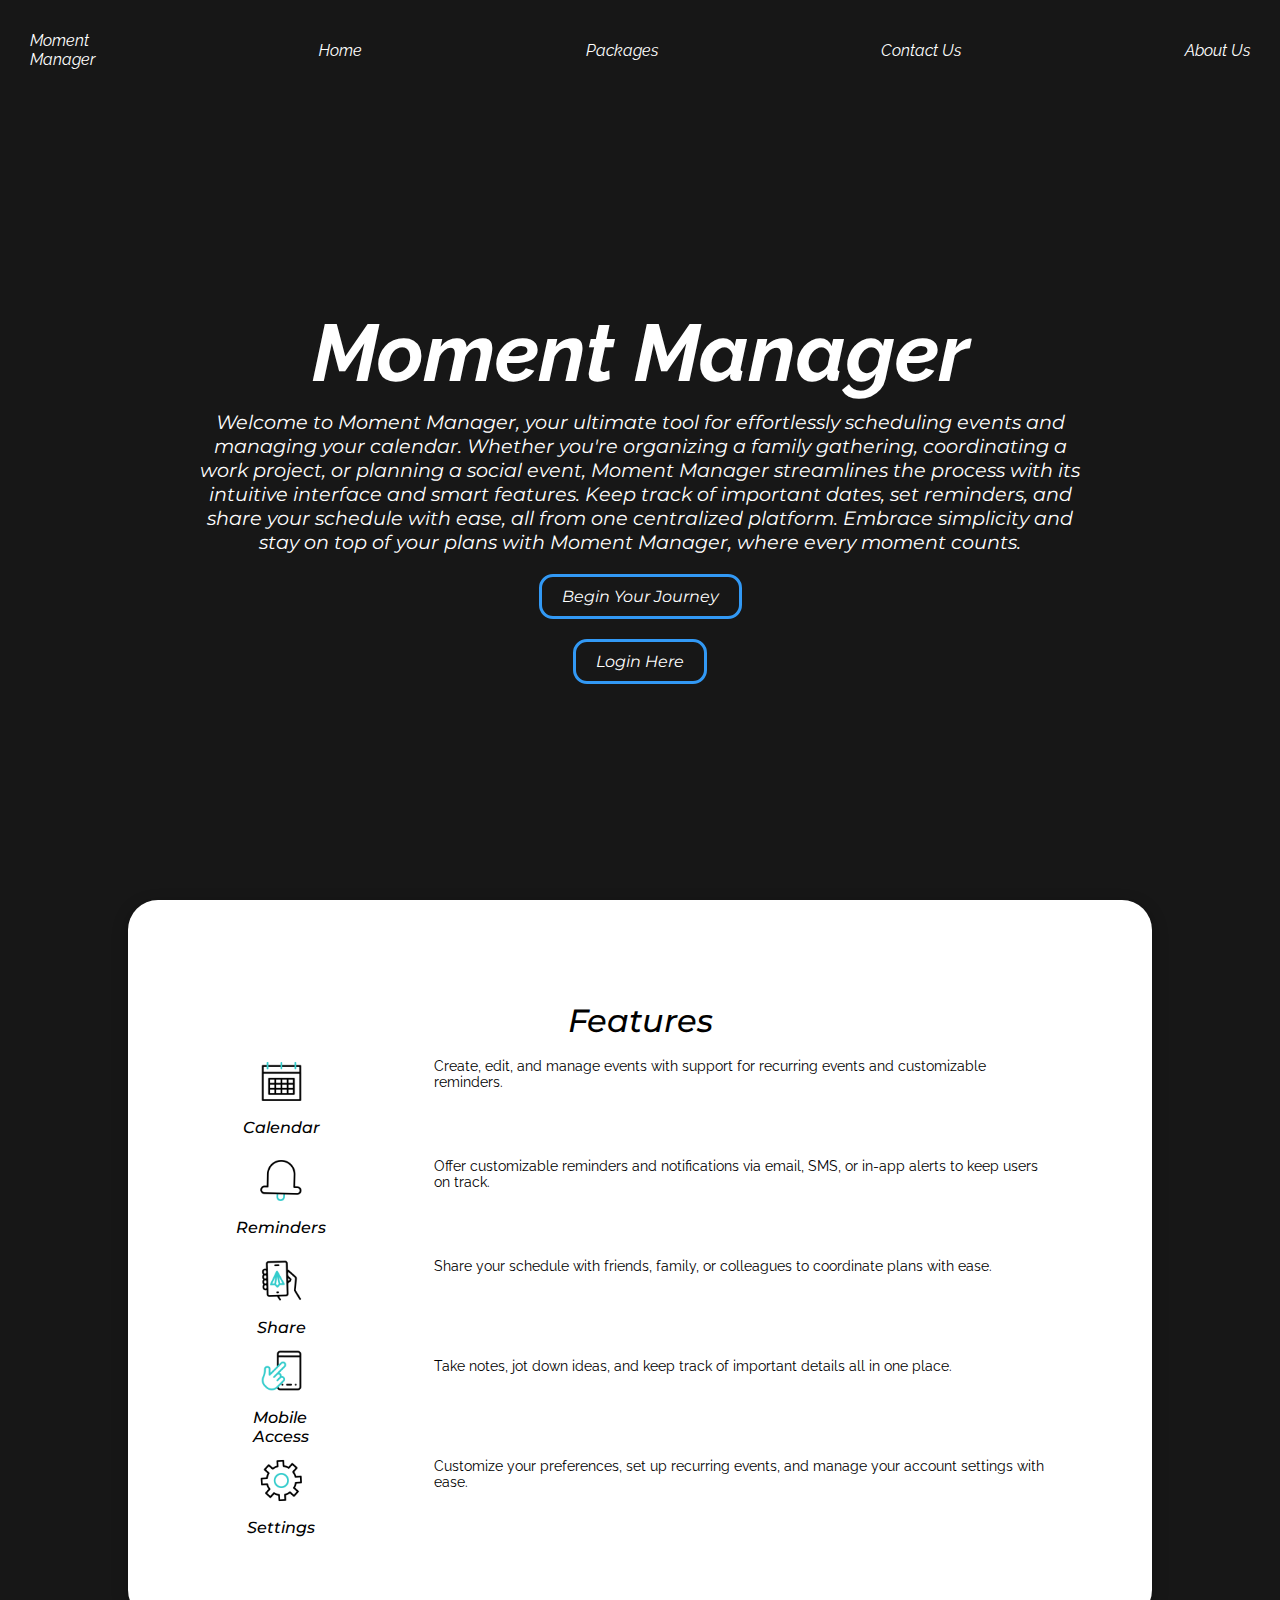
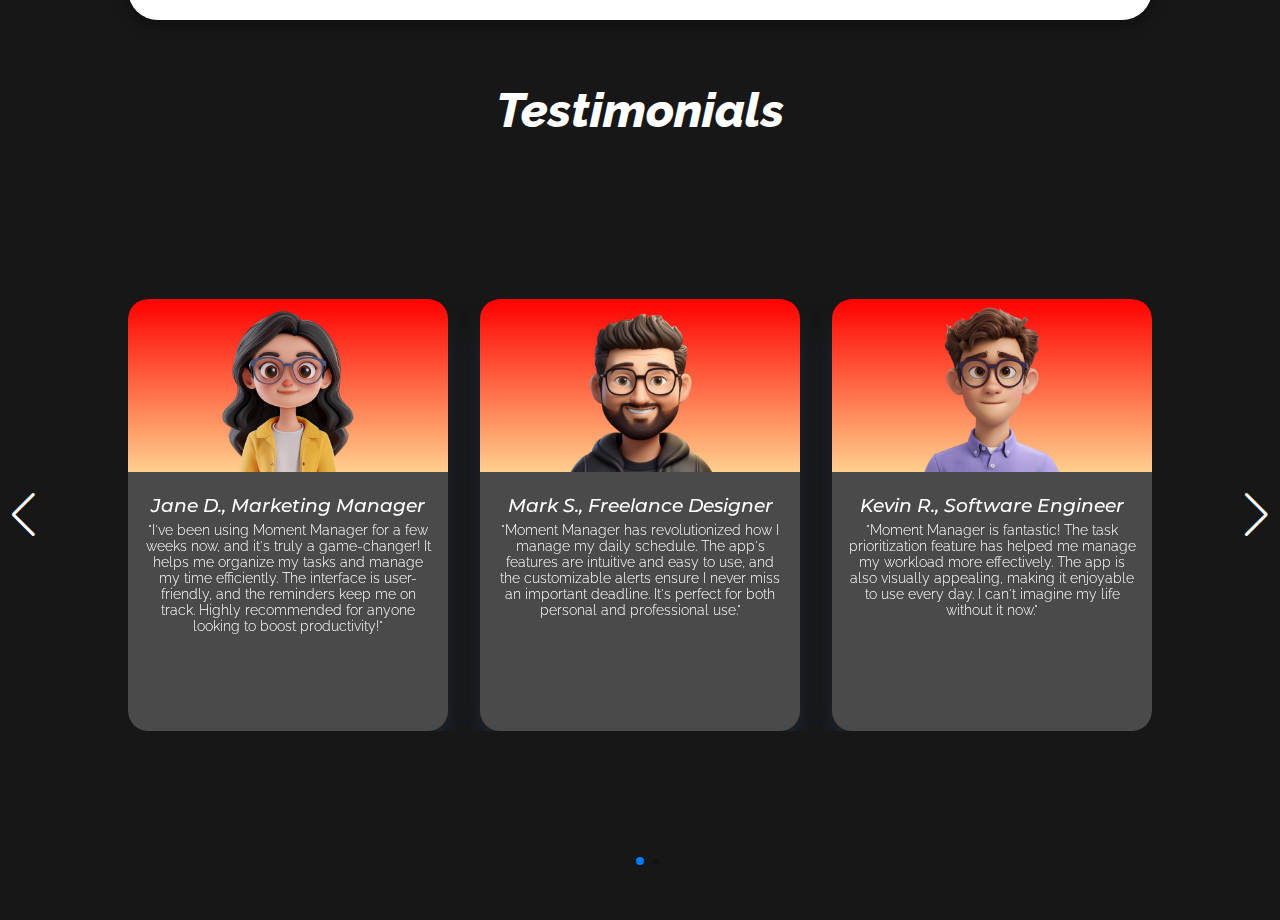
<file: index.html>
<!DOCTYPE html>
<html lang="en">
<head>
    <meta charset="UTF-8">
    <meta name="viewport" content="width=device-width, initial-scale=1.0">
    <link rel="stylesheet" href="css/style.css">
    <link rel="stylesheet" href="css/swiper-bundle.min.css">
    
    <title>Moment-Manager</title>
</head>
<body>
    <section>
        <div id="container">
            <nav>
                <ul class="sidebar">
                  <li onclick="hideSidebar()">
                    <a
                      ><svg
                        xmlns="http://www.w3.org/2000/svg"
                        height="40"
                        viewBox="0 -960 960 960"
                        width="34"
                      >
                        <path
                          d="m256-200-56-56 224-224-224-224 56-56 224 224 224-224 56 56-224 224 224 224-56 56-224-224-224 224Z"
                        /></svg></a>
                  </li>
                  <li><a href="index.html">Home</a></li>
                  <li><a href="ComparePackages.html"></a></li>
                  <li><a href="ContactUs.html">Contact Us</a></li>
                  <li><a href="AboutUs.html">About Us</a></li>
                </ul>
                <ul>
                  <li><a>Moment <br> Manager</a></li>
                  <li class="hideOnMobile"><a href="Index.html">Home</a></li>
                  <li class="hideOnMobile">
                    <a href="ComparePackages.html">Packages</a>
                  </li>
                  <li class="hideOnMobile"><a href="ContactUs.html">Contact Us</a></li>
                  <li class="hideOnMobile"><a href="#">About Us</a></li>
                  <li class="menu-button"onclick="showSidebar()">
                    <a
                      ><svg
                        xmlns="http://www.w3.org/2000/svg"
                        height="40"
                        viewBox="0 -960 960 960"
                        width="34"
                      >
                        <path
                          d="M120-240v-80h720v80H120Zm0-200v-80h720v80H120Zm0-200v-80h720v80H120Z"/></svg></a>
                  </li>
                </ul>
            </nav>
            <div class="Content-wrapper">
                <h1 id="MainHeader">Moment Manager</h1>
                <p id="mobileDescription">Welcome to Moment Manager, 
                    the simple and smart way to schedule events and 
                    manage your calendar. Effortlessly organize your plans,
                    set reminders, and share your schedule, all in one place. 
                    Stay on top of your time with ease!
                </p>
                <p id="DesktopDescription">Welcome to Moment Manager, your ultimate 
                    tool for effortlessly scheduling events and managing your calendar. 
                    Whether you're organizing a family gathering, coordinating a work 
                    project, or planning a social event, Moment Manager streamlines 
                    the process with its intuitive interface and smart features. Keep 
                    track of important dates, set reminders, and share your schedule 
                    with ease, all from one centralized platform. Embrace simplicity 
                    and stay on top of your plans with Moment Manager, where every
                    moment counts.
                </p>
                    <button id="GetStartedButton" onclick="startButton()">Begin Your Journey</button>
                    <button id="LearnMoreButton"  onclick="loginButton()">Login Here</button>


            </div>
            
        </div>
    </section>
    <section id="FeatureContainer">
        <div class="featureWrapper">
            <h1>Features</h1>
            <div class="feature">
                <div>
                    <img src="css/images/calendar.gif" alt="calendar icon">
                    <h3>Calendar</h3>
                </div>
               
                <p>Create, edit, and manage events with support for recurring 
                    events and customizable reminders.</p>
            </div>
            <div class="feature">
                <div>
                    <img src="css/images/notification.gif" alt="reminder icon">
                    <h3>Reminders</h3>
                </div>
                
                <p>Offer customizable reminders and notifications via email, 
                    SMS, or in-app alerts to keep users on track.</p>
            </div>
            <div class="feature">
                <div>
                    <img src="css/images/share.gif" alt="share icon">
                    <h3>Share</h3>
                </div>
                <p>Share your schedule with friends, family, or colleagues to 
                    coordinate plans with ease.</p>
            </div>
            <div class="feature">
                <div>
                    <img src="css/images/touch-screen.gif" alt="notes icon">
                    <h3>Mobile <br>Access</h3>
                </div>
                <p>Take notes, jot down ideas, and keep track of important 
                    details all in one place.</p>
            </div>
            <div class="feature">
                <div>
                    <img src="css/images/settings.gif" alt="settings icon">
                    <h3>Settings</h3>
                </div>
                <p>Customize your preferences, set up recurring events, and 
                    manage your account settings with ease.</p>
        </div>
    </section>
    <section id="TestimonalsContainer">
        <div class="FakeUserheader">
            <h1>Testimonials</h1>
        </div>
        <div class="card__container swiper">
            <div class="card--content">
                <div class="swiper-wrapper">
                    <article class="card__article swiper-slide">
                        <div class="card__image">
                            <img src="css/images/Ava1.png" alt="" class="card__img">
                            <div class="card__shadow"></div>
                        </div>

                        <div class="card__data">
                            <h3 class="card__title">Jane D., Marketing Manager</h3>
                            <p class="card__text">
                                "I've been using Moment Manager for a few weeks 
                                now, and it's truly a game-changer! It helps me 
                                organize my tasks and manage my time efficiently. 
                                The interface is user-friendly, and the reminders 
                                keep me on track. Highly recommended for anyone 
                                looking to boost productivity!"
                            </p>
                        </div>
                    </article>
                    <!--Card 2-->
                    <article class="card__article swiper-slide">
                        <div class="card__image">
                            <img src="css/images/Ava2.png" alt="" class="card__img">
                            <div class="card__shadow"></div>
                        </div>

                        <div class="card__data">
                            <h3 class="card__title">Mark S., Freelance Designer</h3>
                            <p class="card__text">
                                "Moment Manager has revolutionized how I manage my daily schedule. 
                                The app's features are intuitive and easy to use, and the 
                                customizable alerts ensure I never miss an important 
                                deadline. It's perfect for both personal and professional use."
                            </p>
                        </div>
                    </article>
                    <!--Card 3-->
                    <article class="card__article swiper-slide">
                        <div class="card__image">
                            <img src="css/images/Ava3.png" alt="" class="card__img">
                            <div class="card__shadow"></div>
                        </div>

                        <div class="card__data">
                            <h3 class="card__title">Kevin R., Software Engineer</h3>
                            <p class="card__text">
                                "Moment Manager is fantastic! The task prioritization feature 
                                has helped me manage my workload more effectively. The app 
                                is also visually appealing, making it enjoyable to use every 
                                day. I can't imagine my life without it now."
                            </p>
                        </div>
                    </article>

                </div>

                
                
            </div>
            <div class="swiper-button-next">
                
            </div>
            <div class="swiper-button-prev">
                
            </div>
            <div class="swiper-pagination"></div>
        </div>



    </section>



    <script src="js/swiper-bundle.min.js"></script>
    <script src="js/script.js"></script> 
</body>
</html>
</file>
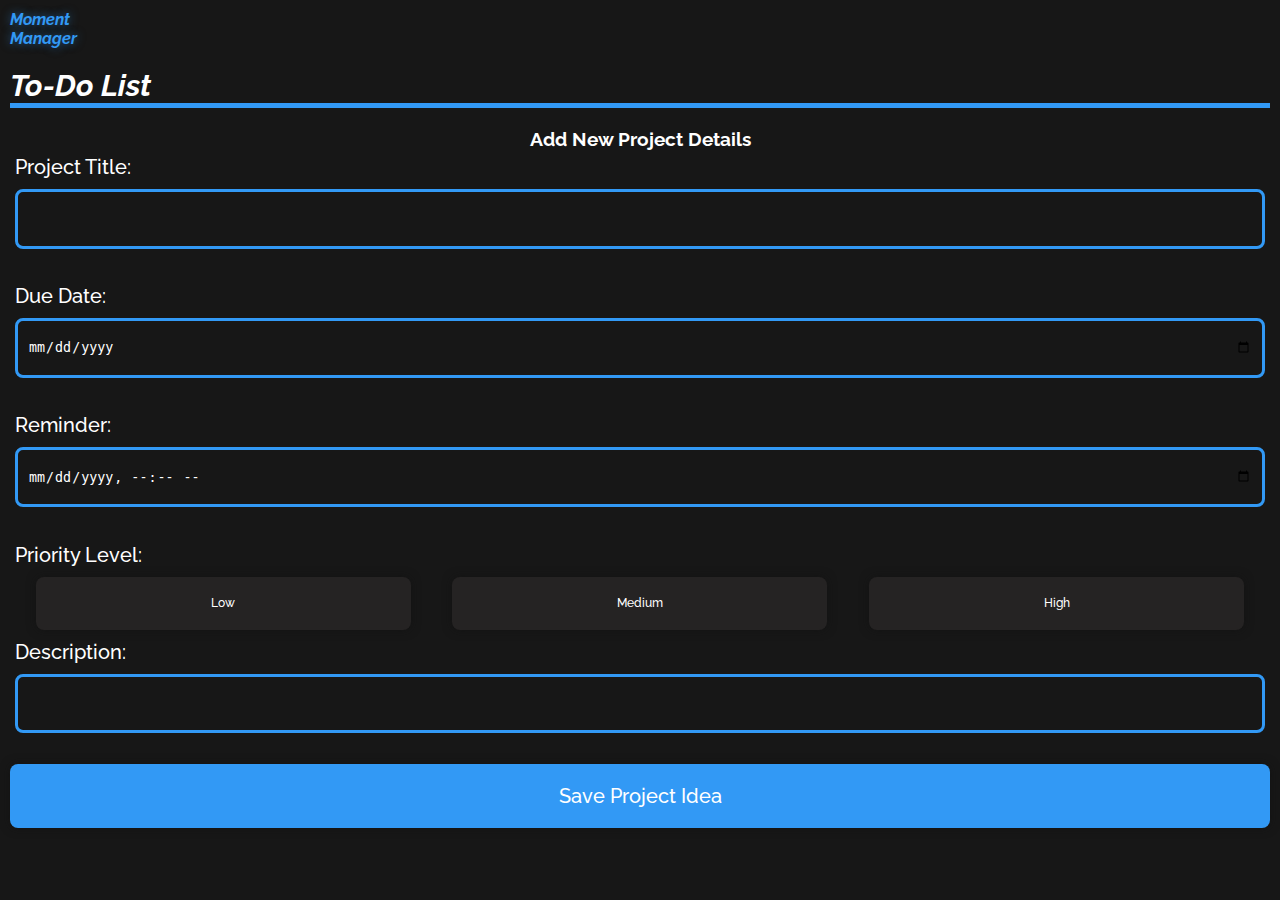
<file: add_project.html>
<!DOCTYPE html>
<html lang="en">
<head>
    <meta charset="UTF-8">
    <meta name="viewport" content="width=device-width, initial-scale=1.0">
    <link rel="stylesheet" href="./css/add_project.css">
    <title>Add Task</title>
</head>
<body>
    <div id="todolistContainer">
        <div class="headerArea">
            <h1><a href="index.html">Moment <br>Manager</a></h1>
        </div>
        <div class="header">
            <h1>To-Do List</h1>
            <div id="Blueline"></div>
        </div>
        <div class="formContainer">
            <h3>Add New Project Details</h4>
            <form action="/" method="POST" id="formDetails">
                <div class="FormInput">
                    <label for="taskName">Project Title:</label>
                    <input type="text" id="taskName" name="taskName" required>
                </div>
                <div class="FormInput">
                    <label for="taskDescription">Due Date:</label>
                    <input type="date" id="dueDate" name="DueDate" >
                </div>
                <div class="FormInput">
                    <label for="taskDescription">Reminder:</label>
                    <input type="datetime-local" id="Reminder" name="Reminder" >
                </div>
                <div class="PriorityFormInput">
                    <label for="taskDescription">Priority Level:</label>
                    <div class="priority-options">
                        <button type="button" class="priority-button" id="priority1" data-priority="Low">Low</button>
                        <button type="button" class="priority-button" id="priority2" data-priority="Medium">Medium</button>
                        <button type="button" class="priority-button" id="priority3" data-priority="High">High</button>
                    </div>

                    <input type="hidden" id="priority" name="priority" value="Low">

                </div>
                <div class="FormInput">
                    <label for="taskDescription">Description:</label>
                    <input type="text" id="taskDescription" name="taskDescription" required>
                </div>
                <button type="submit" id="SaveBtn">Save Project Idea</button>
            </form>
    </div>

</body>
</html>
</file>
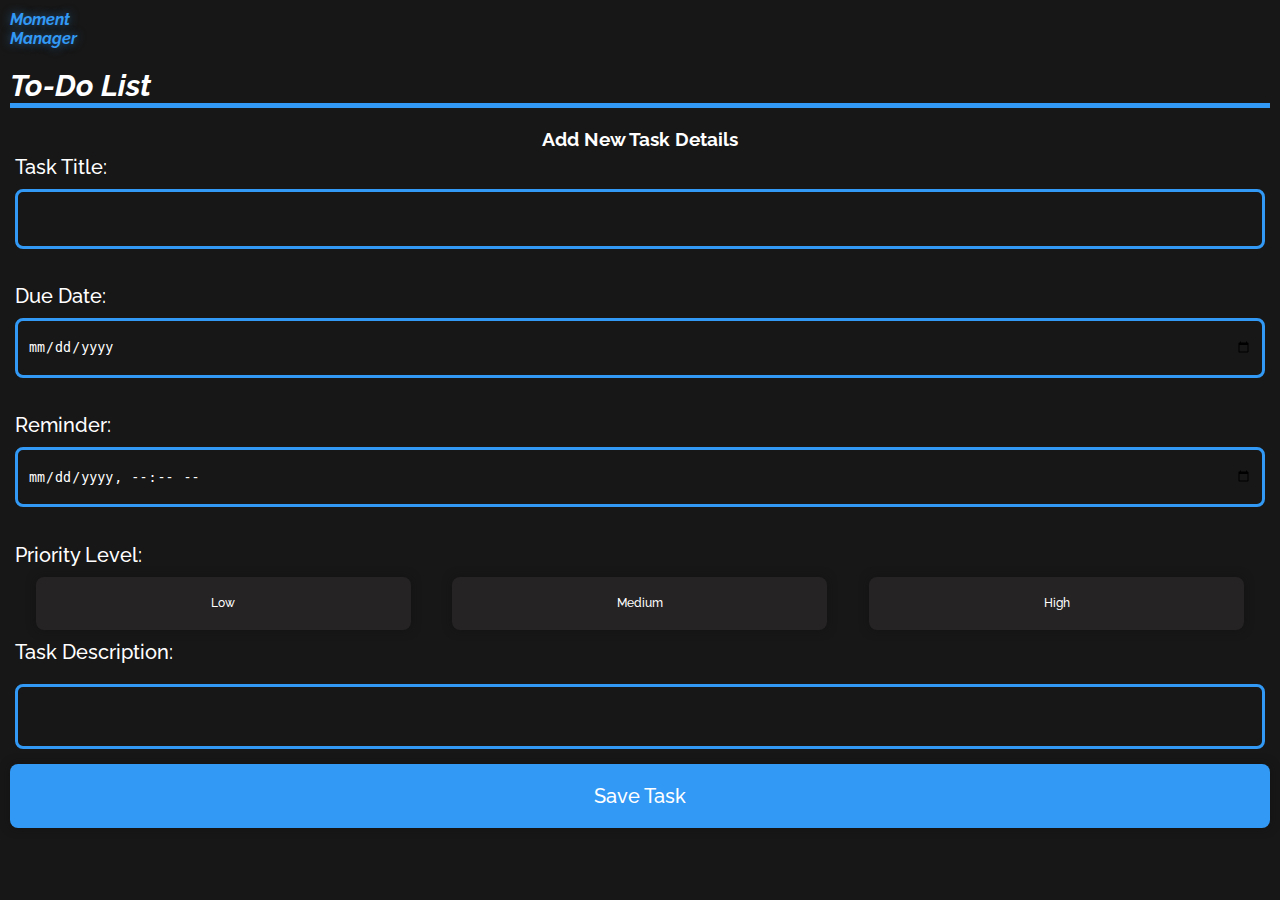
<file: add_task.html>
<!DOCTYPE html>
<html lang="en">
<head>
    <meta charset="UTF-8">
    <meta name="viewport" content="width=device-width, initial-scale=1.0">
    <link rel="stylesheet" href="./css/add_task.css">
    <title>Add Task</title>
</head>
<body>
    <div id="todolistContainer">
        <div class="headerArea">
            <h1><a href="index.html">Moment <br>Manager</a></h1>
        </div>
        <div class="header">
            <h1>To-Do List</h1>
            <div id="Blueline"></div>
        </div>
        <div class="formContainer">
            <h3>Add New Task Details</h4>
            <form action="/" method="POST" id="formDetails">
                <div class="FormInput">
                    <label for="taskName">Task Title:</label>
                    <input type="text" id="taskName" name="taskName" required>
                </div>
                <div class="FormInput">
                    <label for="taskDescription">Due Date:</label>
                    <input type="date" id="dueDate" name="DueDate" >
                </div>
                <div class="FormInput">
                    <label for="taskDescription">Reminder:</label>
                    <input type="datetime-local" id="Reminder" name="Reminder" >
                </div>
                <div class="PriorityFormInput">
                    <label for="taskDescription">Priority Level:</label>
                    <div class="priority-options">
                        <button type="button" class="priority-button" id="priority1" data-priority="Low">Low</button>
                        <button type="button" class="priority-button" id="priority2" data-priority="Medium">Medium</button>
                        <button type="button" class="priority-button" id="priority3" data-priority="High">High</button>
                    </div>

                    <input type="hidden" id="priority" name="priority" value="Low">

                </div>
                <div class="FormInput">
                    <label for="taskDescription">Task Description:</label>
                    <input type="text" id="taskDescription" name="taskDescription" required>
                </div>
                <button type="submit" id="SaveBtn">Save Task</button>
            </form>
    </div>

    <script src="./js/add_task.js"></script>
</body>
</html>
</file>
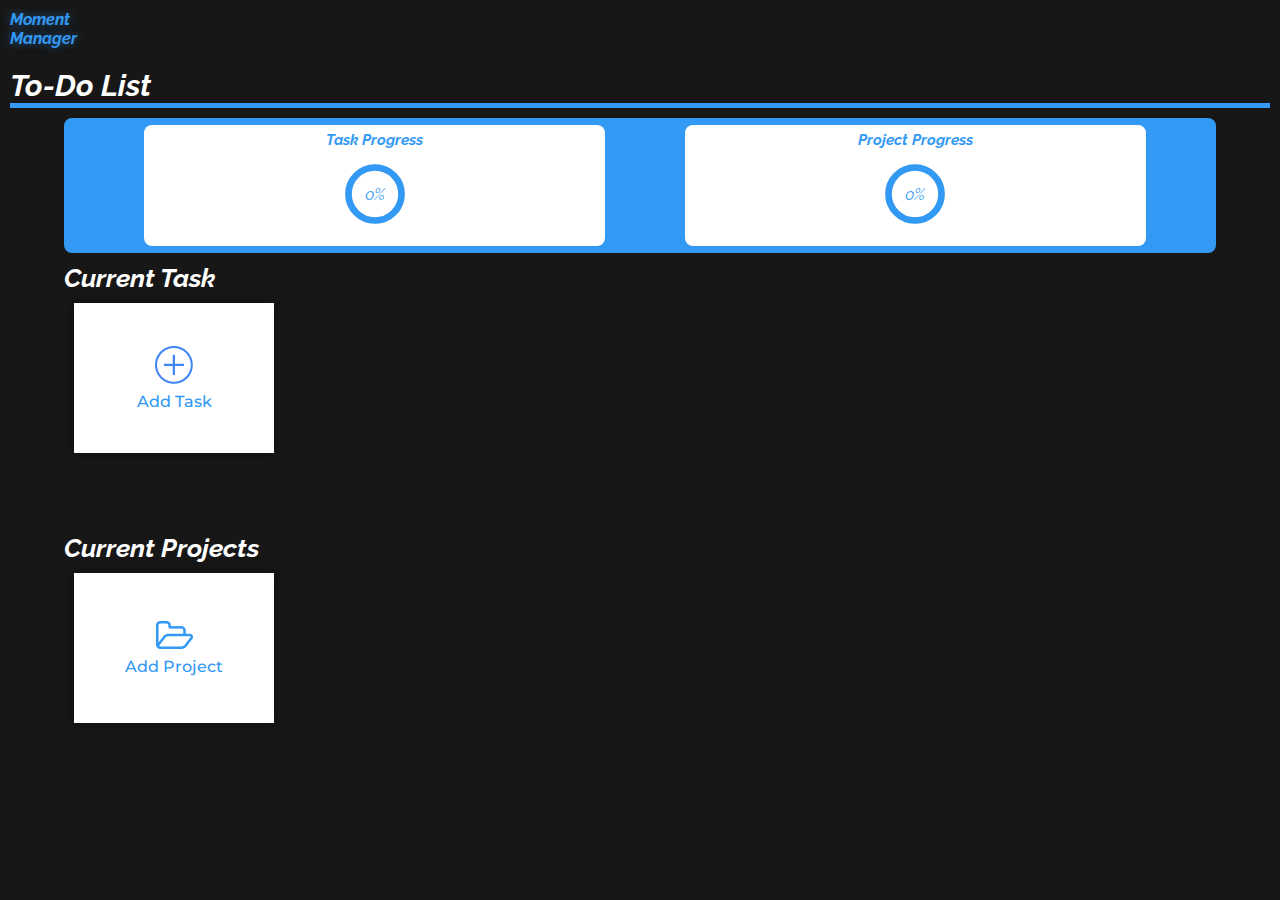
<file: currenttask.html>
<!DOCTYPE html>
<html lang="en">
<head>
    <meta charset="UTF-8">
    <meta name="viewport" content="width=device-width, initial-scale=1.0">
    <link rel="Stylesheet" href="css/currenttask.css">
    <title>Document</title>
</head>
<body>
    <div class="container">
        <div class="headerArea">
            <h1><a href="index.html">Moment <br>Manager</a></h1>
        </div>
        <div class="header">
            <h1>To-Do List</h1>
            <div id="Blueline"></div>
        </div>
        <div id="currentprogressbarContainer">
            <div class="ProgressHeader">
                <h1>Task Progress</h1>
                <div class="progress-circle" id="progressCircle">
                    <svg viewBox="0 0 36 36">
                        <path class="progress-circle-bg"
                            d="M18 2.0845
                            a 15.9155 15.9155 0 0 1 0 31.831
                            a 15.9155 15.9155 0 0 1 0 -31.831"
                        />
                        <path class="progress-circle-bar"
                            d="M18 2.0845
                            a 15.9155 15.9155 0 0 1 0 31.831
                            a 15.9155 15.9155 0 0 1 0 -31.831"
                        />
                    </svg>
                    <div class="progress-text" id="progressText">0%</div>
                </div>
                
            </div>
            <div class="ProgressHeader">
                <h1>Project Progress</h1>
                <div class="progress-circle" id="progressCircle">
                    <svg viewBox="0 0 36 36">
                        <path class="progress-circle-bg"
                            d="M18 2.0845
                            a 15.9155 15.9155 0 0 1 0 31.831
                            a 15.9155 15.9155 0 0 1 0 -31.831"
                        />
                        <path class="progress-circle-bar"
                            d="M18 2.0845
                            a 15.9155 15.9155 0 0 1 0 31.831
                            a 15.9155 15.9155 0 0 1 0 -31.831"
                        />
                    </svg>
                    <div class="progress-text" id="progressText">
                        0%
                    </div>
                </div>  
            </div>
        </div>
        <!--Task adder-->
        <div class="CurrentTaskContainer">
            <h1>
                Current Task
            </h1>
            <div id="taskcontainer">
                <button id="giantAddTaskBtn" onclick="window.location.href = 'add_task.html'";>
                    <img src="./css/Image-icons/Group.png" alt="plus">
                    <p>Add Task</p>
                </button>
                
                <div id="taskInfo">
                    <!-- Task Card details will be displayed here -->
                </div>
                
            </div>
           
        </div>


        <!--project adder-->
        <div class="CurrentTaskContainer" >
            <h1>
                Current Projects
            </h1>
            
           <button id="giantAddTaskBtn" onclick="window.open('add_project.html')">
                <img src="./css/Image-icons/Projects.png" alt="plus">
                <p>Add Project</p>
            </button>
        </div>
        <div class="main-content">
            <div id="itemList">
                <!--item will be added-->
            </div>
        </div>



    </div>
<script src="./js/tasklist.js"></script>
</body>
</html>
</file>
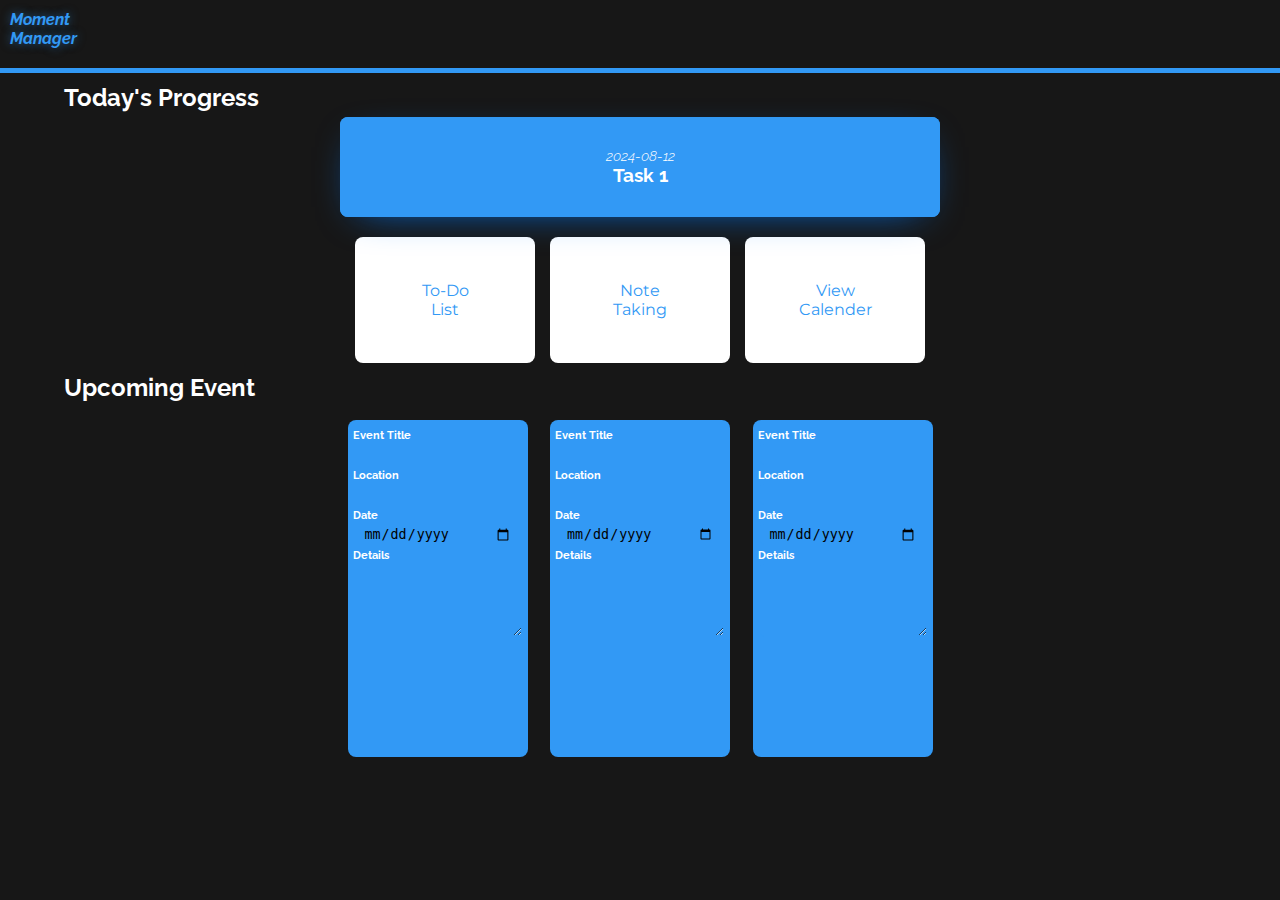
<file: dashboard.html>
<!DOCTYPE html>
<html lang="en">
<head>
    <meta charset="UTF-8">
    <meta name="viewport" content="width=device-width, initial-scale=1.0">
    <link rel="Stylesheet" href="css/dashboard.css">
    <title>Dashboard</title>
</head>
<body>
    <div class="container">
        <div class="headerArea">
            <h1><a href="index.html">Moment <br>Manager</a></h1>
        </div>
        <div class="dashboardContainer">
            <!--Welcome the user-->
            <div class="dashboard-header">
                <h1 id="userWelcome"></h1>
                
            </div>
            <!--Break-->
            <div class="blueline"></div>

            <!--Dashboard Container-->
            <h1 id="DashboardMessage">Today's Progress</h1>
            <div class="task-container">
                <div class="task">
                    <div class="task-date">2024-08-12</div>
                    <div class="task-name">Task 1</div>
                </div>
                <div class="task">
                    <div class="task-date">2024-08-13</div>
                    <div class="task-name">Task 2</div>
                </div>
                <div class="task">
                    <div class="task-date">2024-08-14</div>
                    <div class="task-name">Task 3</div>
                </div>
            </div>
            
            <div class="Subheaderbtns">
                <div class="btncontainer">
                    <a href="currenttask.html" class="btn">To-Do <br>List</a>
                </div>
                <div class="btncontainer">
                    <a href="notetaking.html" class="btn">Note <br>Taking</a>
                </div>
                <div class="btncontainer">
                    <a href="viewcalender.html" class="btn">View<br> Calender</a>
                </div>

            </div>
            

            <div class="upcoming-taskscontainer">
                <h1>Upcoming Event</h1>
                <br>
                <div class="weeklytaskcontainer">
                    <div class="Upcoming-task">
                        <div class="input-group">
                            <label for="task-title">Event Title</label>
                            <input type="text" id="task-title" name="task-title">
                        </div>
                        <div class="input-group">
                            <label for="task-location">Location</label>
                            <input type="text" id="task-location" name="task-location" >
                        </div>
                        <div class="input-group">
                            <label for="task-date">Date</label>
                            <input type="date" id="task-date" name="task-date">
                        </div>
                        <div class="input-group">
                            <label for="task-details">Details</label>
                            <textarea id="task-details" name="task-details" ></textarea>
                        </div>
                    </div>
                    <div class="Upcoming-task">
                        <div class="input-group">
                            <label for="task-title">Event Title</label>
                            <input type="text" id="task-title" name="task-title">
                        </div>
                        <div class="input-group">
                            <label for="task-location">Location</label>
                            <input type="text" id="task-location" name="task-location" >
                        </div>
                        <div class="input-group">
                            <label for="task-date">Date</label>
                            <input type="date" id="task-date" name="task-date">
                        </div>
                        <div class="input-group">
                            <label for="task-details">Details</label>
                            <textarea id="task-details" name="task-details" ></textarea>
                        </div>
                    </div>
                    <div class="Upcoming-task">
                        <div class="input-group">
                            <label for="task-title">Event Title</label>
                            <input type="text" id="task-title" name="task-title">
                        </div>
                        <div class="input-group">
                            <label for="task-location">Location</label>
                            <input type="text" id="task-location" name="task-location" >
                        </div>
                        <div class="input-group">
                            <label for="task-date">Date</label>
                            <input type="date" id="task-date" name="task-date">
                        </div>
                        <div class="input-group">
                            <label for="task-details">Details</label>
                            <textarea id="task-details" name="task-details" ></textarea>
                        </div>
                    </div>
                </div>
               

            </div>



        </div>
    </div>


    <script src="js/Dashboard.js"></script>
</body>
</html>
</file>
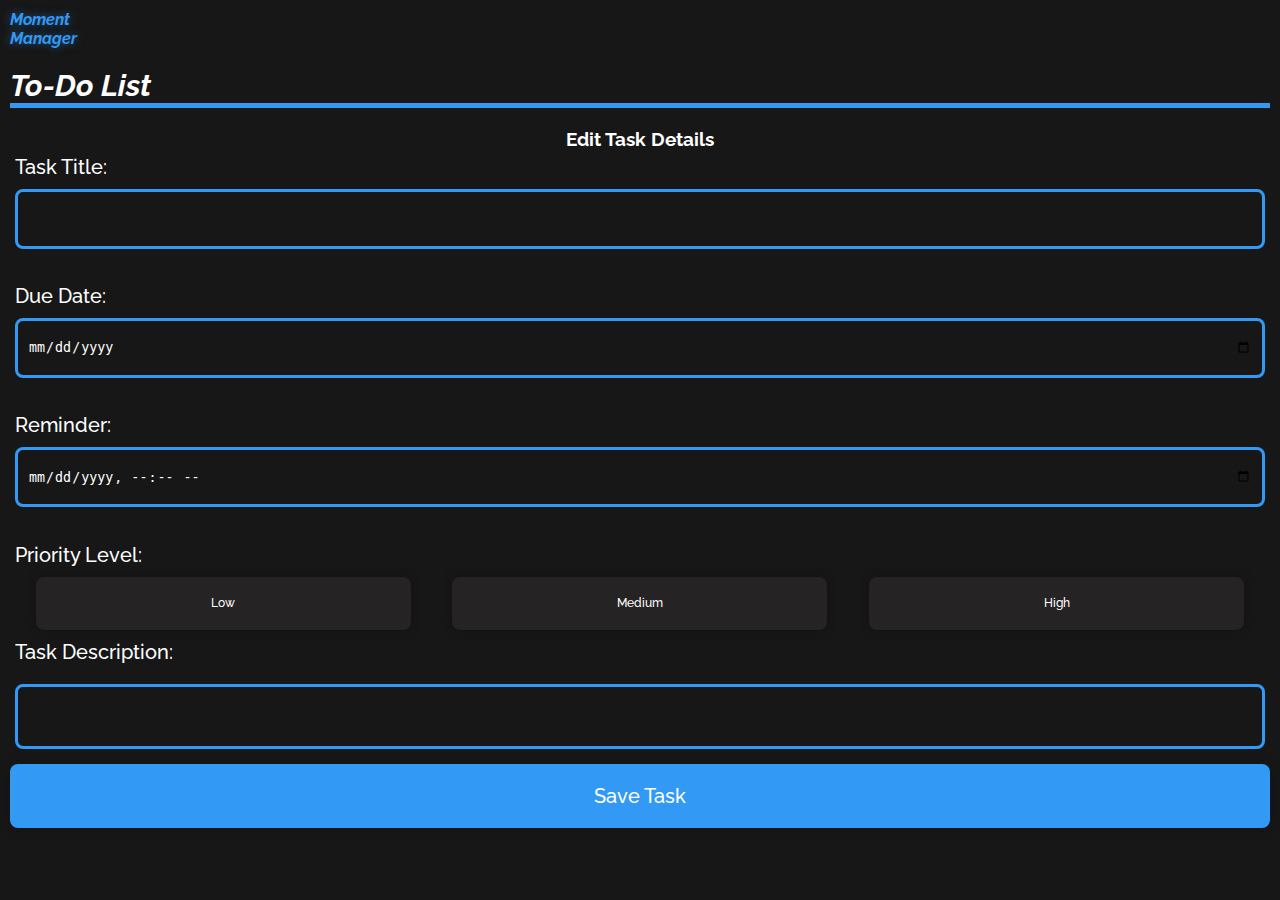
<file: editform.html>
<!DOCTYPE html>
<html lang="en">
<head>
    <meta charset="UTF-8">
    <meta name="viewport" content="width=device-width, initial-scale=1.0">
    <link rel="stylesheet" href="./css/add_task.css">
    <title>EditForm</title>
</head>
<body>
    <div id="todolistContainer"></div>
        <div class="headerArea">
            <h1><a href="index.html">Moment <br>Manager</a></h1>
        </div>
        <div class="header">
            <h1>To-Do List</h1>
            <div id="Blueline"></div>
        </div>
        <div class="formContainer">
            <h3>Edit Task Details</h4>
            <form action="/" method="POST" id="formDetails">
                <div class="FormInput">
                    <label for="taskName">Task Title:</label>
                    <input type="text" id="taskName" name="taskName" required>
                </div>
                <div class="FormInput">
                    <label for="taskDescription">Due Date:</label>
                    <input type="date" id="dueDate" name="DueDate" >
                </div>
                <div class="FormInput">
                    <label for="taskDescription">Reminder:</label>
                    <input type="datetime-local" id="Reminder" name="Reminder" >
                </div>
                <div class="PriorityFormInput">
                    <label for="taskDescription">Priority Level:</label>
                    <div class="priority-options">
                        <button type="button" class="priority-button" id="priority1" data-priority="Low">Low</button>
                        <button type="button" class="priority-button" id="priority2" data-priority="Medium">Medium</button>
                        <button type="button" class="priority-button" id="priority3" data-priority="High">High</button>
                    </div>

                    <input type="hidden" id="priority" name="priority" value="Low">

                </div>
                <div class="FormInput">
                    <label for="taskDescription">Task Description:</label>
                    <input type="text" id="taskDescription" name="taskDescription" required>
                </div>
                <button type="submit" id="SaveBtn">Save Task</button>
            </form>
    </div>
    <script>
            const prioritySelector = document.querySelectorAll('.priority-button');

        document.addEventListener('DOMContentLoaded', function(){
            const urlParams = new URLSearchParams(window.location.search);
            const taskId = urlParams.get('taskId');

            if (taskId){
                const tasks = JSON.parse(localStorage.getItem('Task')) || [];
                

                const task = tasks.find(task => String(task.id) === String(taskId));
                

                if (task){
                    document.getElementById('taskName').value = task.title || '';
                    document.getElementById('dueDate').value = task.dueDate || '';
                    document.getElementById('Reminder').value = task.reminder || '';
                    document.getElementById('taskDescription').value = task.description || '';
                    document.getElementById('priority').value = task.priority || 'Low';
                    
                    document.querySelectorAll('.priority-button').forEach(button => {
                        if (button.getAttribute('data-priority') === task.priority) {
                            button.classList.add('selected');
                        }
                    });
                }

            
            }

            document.querySelectorAll('.priority-button').forEach(button => {
                button.addEventListener('click', function() {
                    // Remove selected class from all buttons
                    document.querySelectorAll('.priority-button').forEach(btn => btn.classList.remove('selected'));
                    // Add selected class to the clicked button
                    button.classList.add('selected');
                    // Update the hidden input value
                    document.getElementById('priority').value = button.getAttribute('data-priority');
                });
            });
            
            document.getElementById('formDetails').addEventListener('submit', function(event){
                event.preventDefault();
                const title = document.getElementById('taskName').value;
                const dueDate = document.getElementById('dueDate').value;
                const reminder = document.getElementById('Reminder').value;
                const priority = document.getElementById('priority').value;
                const description = document.getElementById('taskDescription').value;

                let tasks = JSON.parse(localStorage.getItem('Task')) || [];
                const taskIndex = tasks.findIndex(task => String(task.id) === String(taskId));

                if (taskIndex !== -1){
                    tasks[taskIndex] = {
                        ...tasks[taskIndex],
                        title,
                        dueDate,
                        reminder,
                        priority,
                        description
                    };
                    localStorage.setItem('Task', JSON.stringify(tasks));
                    
                }

                window.location.href = 'currenttask.html';
            });
        });
    </script>
</body>
</html>
</file>
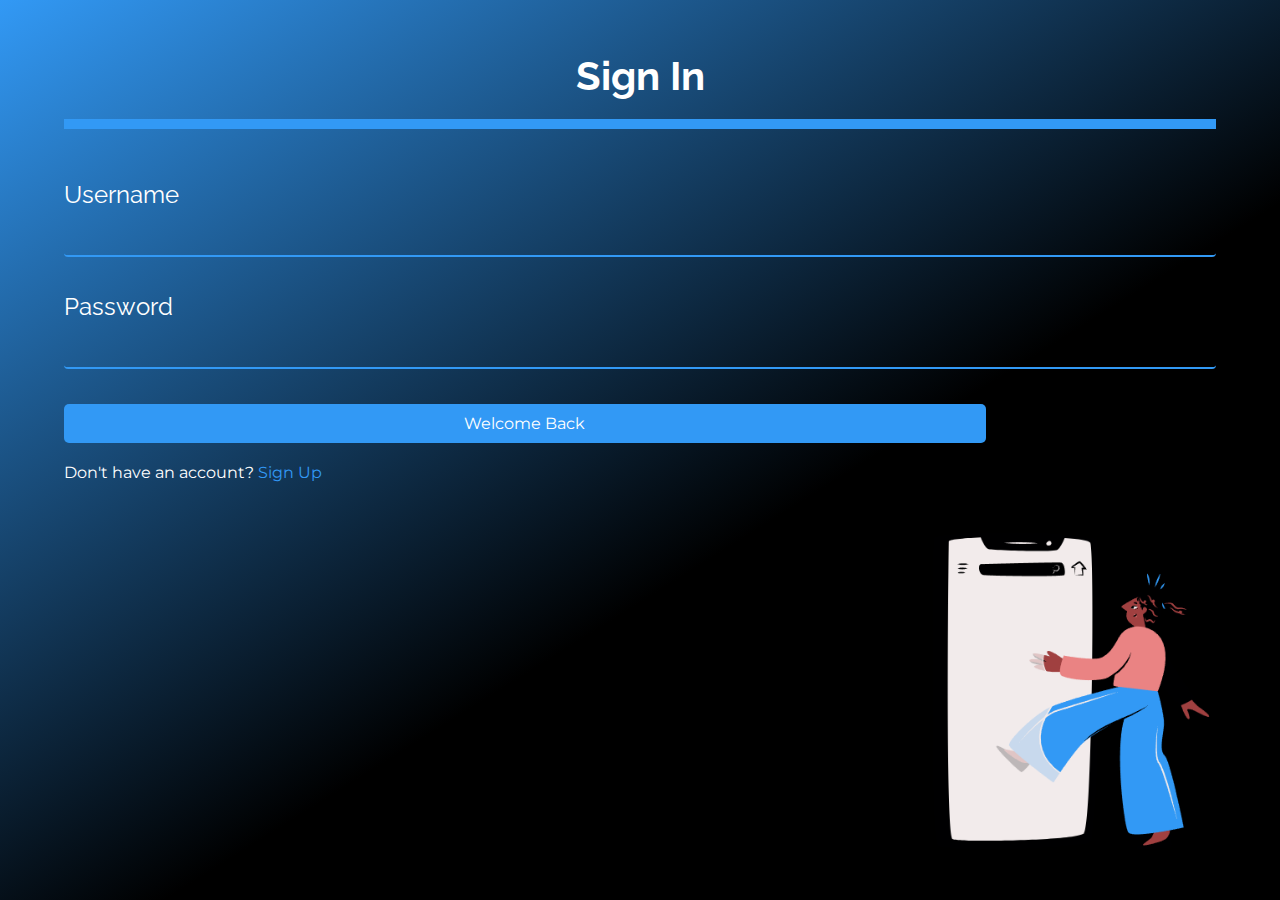
<file: Signin.html>
<!DOCTYPE html>
<html lang="en">
<head>
    <meta charset="UTF-8">
    <meta name="viewport" content="width=device-width, initial-scale=1.0">
    <link rel="Stylesheet" href="css/signin.css">
    <title>Document</title>
</head>
<body>
    <div class="container">
        <div class="header">
            <h1>Sign In</h1>
            <div id="Blueline"></div>
        </div>
        
        <div class="formContainer">
            <form action="" id="form">
                <div class="inputContainer">
                    <label for="Username">Username</label>
                    <input type="text" name="Username" id="UsernameInput">
                    <span class="error"></span>
                </div>
                <div class="inputContainer">
                    <label for="Username">Password</label>
                    <input type="password" name="Password" id="PasswordInput">
                    <span class="error"></span>
                </div>
                <button type="submit" name="submit" >Welcome Back</button>
                <div class="signup">
                    <p>Don't have an account? <a href="signupuser.html">Sign Up</a></p>
                </div>
            </form>
            <div id="LoginImage">
                <img src="css/Image-icons/LoginBackground.png">
            </div>
            
        </div>
    </div>
    <script src="js/signin.js"></script>
</body>
</html>
</file>
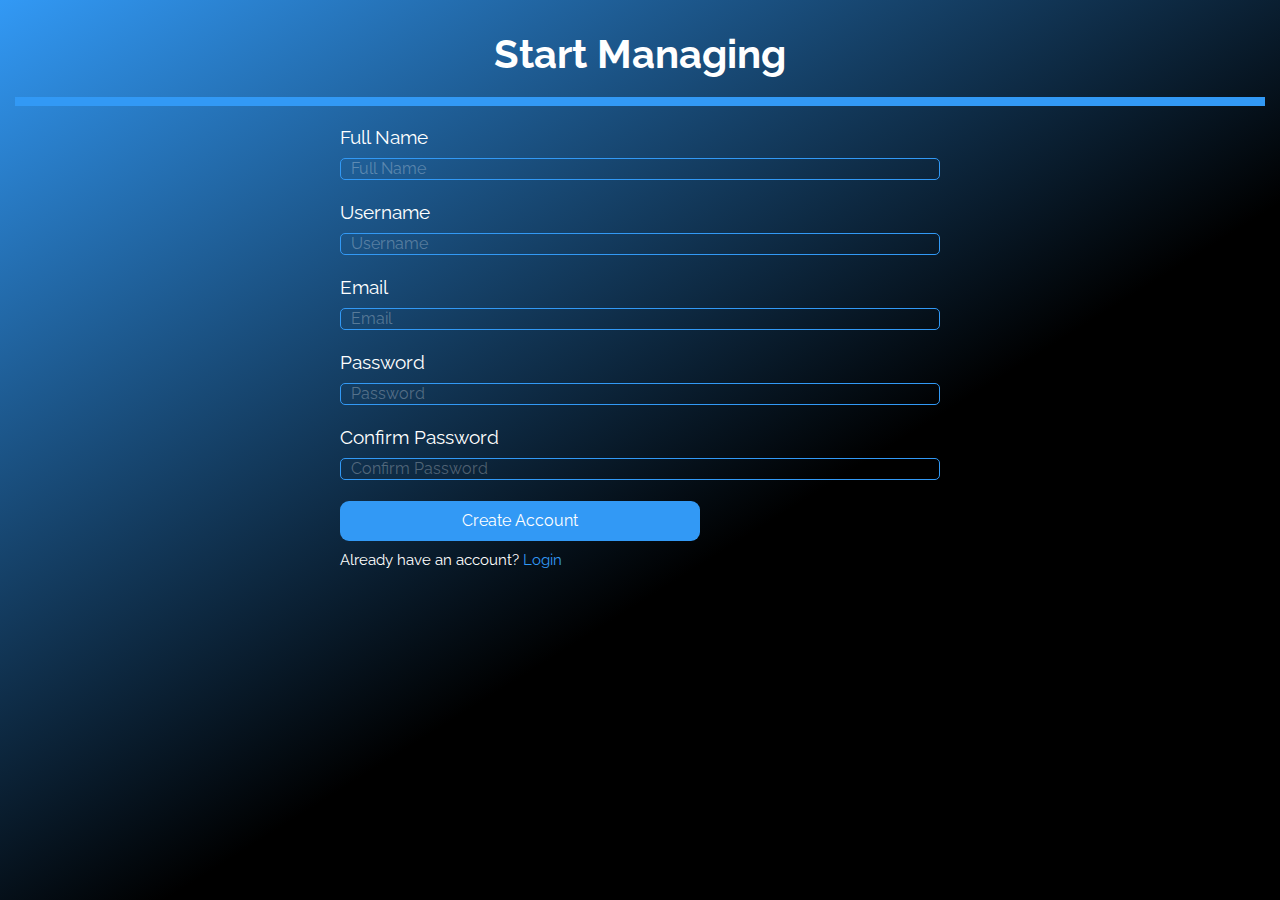
<file: signupuser.html>
<!DOCTYPE html>
<html lang="en">
<head>
    <meta charset="UTF-8">
    <meta name="viewport" content="width=device-width, initial-scale=1.0">
    <link rel="stylesheet" href="css/usersignup.css">
    <title>Create A Account or Login</title>
</head>
<body>
    <div class="container">
        <div class="content">

        
            <div class="formContainer">
                <h1>Start Managing</h1>
                <div id="blueline"></div>
                <div class="formWrapper">
                    <form action="/" method="post" id="form">
                        <div class="inputContainer">
                            <!-- Full Name -->
                            <label for="FullName">Full Name</label>
                            <input type="text" name="name" placeholder="Full Name" id="FullName">
                            <span class="error"></span>
                        </div>
                        <div class="inputContainer">
                            <!--Username -->
                            <label for="Username">Username</label>
                            <input type="text" name="name" placeholder="Username" id="Username">
                            <span class="error"></span>
                        </div>
                        <div class="inputContainer">
                            <!--Email -->
                            <label for="email">Email</label>
                            <input type="email" name="name" placeholder="Email" id="email">
                            <span class="error"></span>
                        </div>
                        <div class="inputContainer">
                            <!--Password-->
                            <label for="password">Password</label>
                            <input type="password" name="name" placeholder="Password" id="password">
                            <span class="error"></span>
                        </div>
                        <div class="inputContainer">
                            <!--Confirm Password -->
                            <label for="ConfirmPassword">Confirm Password</label>
                            <input type="password" name="name" placeholder="Confirm Password" id="ConfirmPassword">
                            <span class="error"></span>
                        </div>
                        <!--Create Account Button-->
                        <button type="submit" name="submit">Create Account</button>
                    </form>
                        
                    <p>Already have an account? <a href="Signin.html">Login</a></p>
                </div>
                
            
           </div>
        </div>
    </div>
<script src="js/usersignup.js"></script>
</body>
</html>
</file>
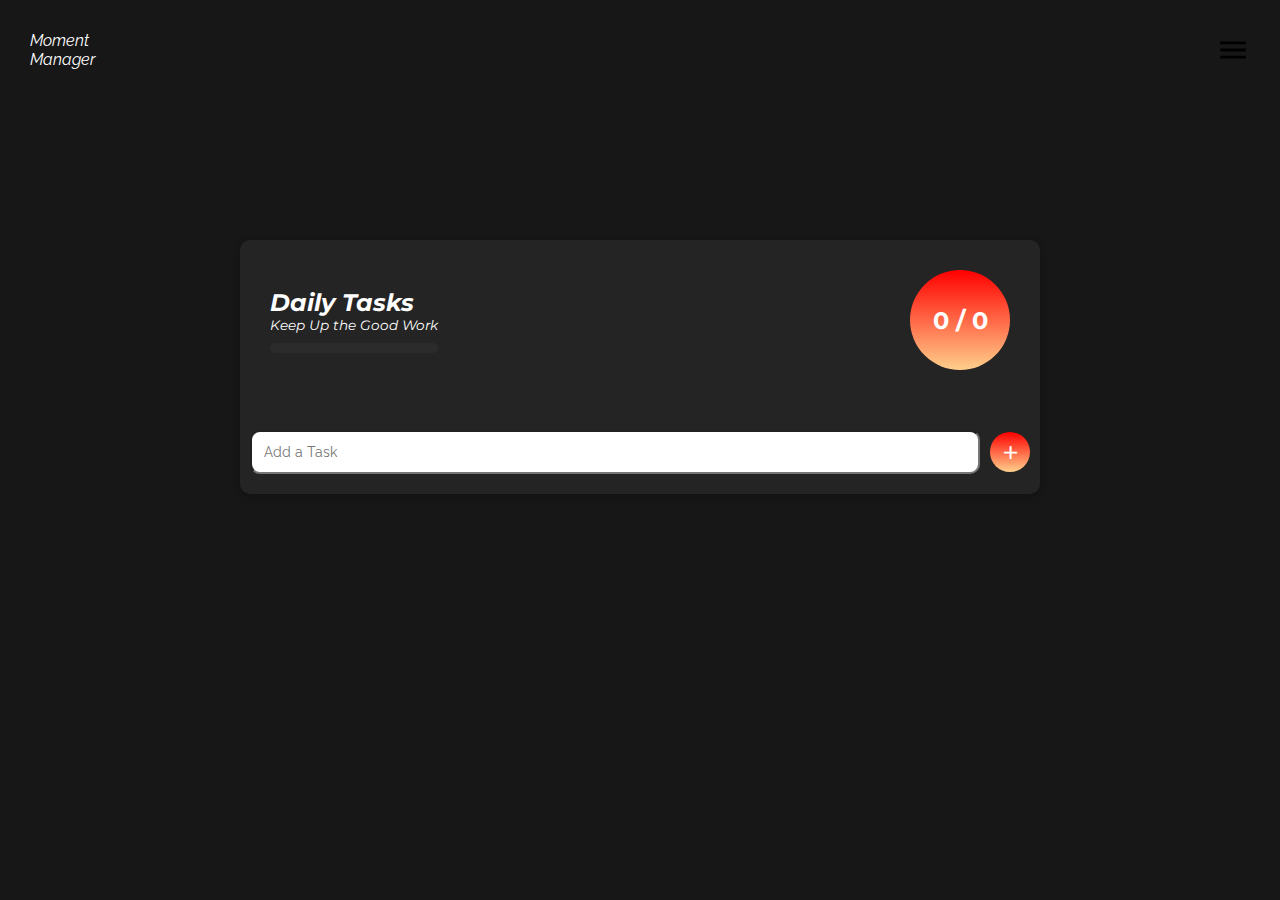
<file: To-Do-List.html>
<!DOCTYPE html>
<html lang="en">
<head>
    <meta charset="UTF-8">
    <meta name="viewport" content="width=device-width, initial-scale=1.0">
    <title>To-Do-list</title>
    <link rel="stylesheet" href="css/To-Do-List.css">
</head>
<body>
    <section>
        <nav>
            <ul class="sidebar">
              <li onclick="hideSidebar()">
                <a
                  ><svg
                    xmlns="http://www.w3.org/2000/svg"
                    height="40"
                    viewBox="0 -960 960 960"
                    width="34"
                  >
                    <path
                      d="m256-200-56-56 224-224-224-224 56-56 224 224 224-224 56 56-224 224 224 224-56 56-224-224-224 224Z"
                    /></svg></a>
              </li>
              <li><a href="Index.html">Home</a></li>
              <li><a href="ComparePackages.html">Packages</a></li>
              <li><a href="ContactUs.html">Contact Us</a></li>
              <li><a href="AboutUs.html">About Us</a></li>
            </ul>
            <ul>
              <li><a>Moment <br> Manager</a></li>
              <li class="hideOnMobile"><a href="Index.html">Home</a></li>
              <li class="hideOnMobile">
                <a href="ComparePackages.html">Packages</a>
              </li>
              <li class="hideOnMobile"><a href="ContactUs.html">Contact Us</a></li>
              <li class="hideOnMobile"><a href="#">About Us</a></li>
              <li class="menu-button"onclick="showSidebar()">
                <a
                  ><svg
                    xmlns="http://www.w3.org/2000/svg"
                    height="40"
                    viewBox="0 -960 960 960"
                    width="34"
                  >
                    <path
                      d="M120-240v-80h720v80H120Zm0-200v-80h720v80H120Zm0-200v-80h720v80H120Z"/></svg></a>
              </li>
            </ul>
        </nav>
        <div class="taskcontainer">
          <div class="UserToDoListContainer">
          <div class="checked-container">
            <div class="task-details">
              <h1>Daily Tasks</h1>
              <p> Keep Up the Good Work</p>
              <div id="progressBar">
                <div id="progress"></div>
              </div>

            </div>
            <div class="task-number">
              <p id="numbers">
                0 / 0
              </p>
            </div>
          </div>


          <form>
            <input type="text" id="task" placeholder="Add a Task">
            <button type="submit" id="addTask">+</button>
          </form>


          <ul id="task-list" class="task-list">

          </ul>

        </div>
        </div>
        
    </section>
   
    <script src="js/Todo.js"></script>
</body>
</html>
</file>
<file: css/style.css>
*{
    margin: 0;
    padding: 0;
    box-sizing: border-box;
}

@font-face {
    font-family: "raleway-italic";
    src: url(fonts/Raleway-Italic-VariableFont_wght.ttf);
}

@font-face {
    font-family: "monsterrat-italic";
    src: url(fonts/Montserrat-Italic-VariableFont_wght.ttf);
}

@font-face {
    font-family: "raleway";
    src: url(fonts/Raleway-VariableFont_wght.ttf);
}

@font-face {
    font-family: "monsterrat";
    src: url(fonts/Montserrat-VariableFont_wght.ttf);
}

#container{
    width: 100%;
    height: 100vh;
    background: #171717;
}

nav{
    height: 10vh;

    background-color: transparent;
    }
  
  nav ul{
      width: 100%;
      list-style: none;
      display: flex;
      justify-content: space-between;
      align-items: center;
      
  }
  
  nav li{
    font-family: "raleway-italic";
      height: 60px;
  
  }
  
  nav a{
      height: 100%;
      padding: 0 30px;
      display: flex;
      text-decoration: none;
      align-items: center;
      color: #ffffff;
  }

  .sidebar{
    transform: none;
    transition: none;
    position: fixed;
    top: 0;
    right: 0;
    
    height: 100vh;
    width: 250px;
    z-index: 999;
    background-color: #171717;
    box-shadow: -10px 0 10px rgba(0, 0, 0, 0.1);
    display: flex;
    flex-direction: column;
    align-items: flex-start;
    justify-content: flex-start;
    
}   

.sidebar li{
    width: 100%;
    list-style: none;
    display: flex;
    flex-direction: column;
    align-items: center;
    justify-content: center;
    padding: 20px 0;
}

.sidebar a{
    width: 100%;
    color: #ffffff;
    text-decoration: none;
    font-size: 20px;
    font-family: "Oswald-Light";
}
.hideOnMobile{
    display: none;
}

.menu-button{
    
    cursor: pointer;
  display:block ;
}


.sidebar{
    
  display: hidden;
}


nav li{
    height: 100px;
    border: none;
}

.Content-wrapper{
    display: flex;
    flex-direction: column;
    align-items: center;
    justify-content: center;
  
    width: 100%;
    height: 90vh;

}

#MainHeader{
    flex-wrap: wrap;
    width: 100%;
    font-family: "raleway-italic";
    font-size: 60px;
    color: white;
    text-align: center;

}

#mobileDescription{
    margin-top: 10px;
   
    flex-wrap: wrap;
    font-family: "monsterrat-italic";
    font-size: 1rem;
    color: white;
    width: 70%;
    text-align: center;
}

#DesktopDescription{
    display: none;
}

button{
    border: 3px solid #3299F5;
    background-color: transparent;
    color: white;
    font-family: "monsterrat-italic";
    font-size: 1rem;
    padding: 10px 20px;
    margin-top: 20px;
    cursor: pointer;
    
    transition: 0.5s ease-in-out;
    border-radius: 14px;
}

button:hover{
    background-color: rgb(255, 255, 255);
    color: #171717;
    box-shadow: rgb(0, 0, 0) 0px 20px 30px -10px;
}



#FeatureContainer{
    display: flex;
    flex-direction: column;
    align-items: center;
    justify-content: center;
    width: 100%;
    height: 80vh;
    background-color: #171717;
}


.featureWrapper{
    display: flex;
    flex-direction: column;
    align-items: center;
    justify-content: center;
    width: 80%;
    height: 80vh;
    background-color: #ffffff;
    border-radius: 30px;
    box-shadow: rgba(0, 0, 0, 0.35) 0px 5px 15px;



}

.featureWrapper h1{
    font-family: "monsterrat-italic";
    font-size: 2rem;
    font-weight: 500;
    color: black;
    margin-top: 20px;
}

.feature{
    display: flex;
    flex-direction: row;
    align-items: center;
    justify-content: space-evenly;
    width: 100%;
    height: 80px;
    margin: 10px;
 
  
}
.feature img{  
   width: 75px;
   height: 75px;
    object-fit: cover;
    padding: 10px;

}

.feature div{
    display: flex;
    flex-direction: column;
    align-items: center;
    justify-content: center;
   
    width: 100px;
    height: 100px;
   
}

.feature div h3{
    font-family: "monsterrat-italic";
    font-size: 1rem;
    font-weight: 500;
    color: black;
}

.feature p{
    font-family: "raleway";
    font-weight: 400;
    font-size: 0.85rem;
    display: flex;
    flex-wrap: wrap;
    width: 60%;
    height: 80%;
}

/* Testimonial Section */
#TestimonalsContainer{
            display: flex;
            flex-direction: column;
            align-items: center;
            justify-content: center;
            width: 100%;
            height: 100vh;
            background-color: #171717;
            overflow: hidden;
}

.FakeUserheader{
    width: 100%;
    height: 10vh;
    display: flex;
    align-items: center;
    justify-content: center;
}

.FakeUserheader h1{
    font-family: "raleway-italic";
    font-size: 3rem;
    font-weight: 800;
    color: white;
    
}


.card__image img{
    width: 175px;
    height: 175px;
    border-radius:20px ;
    object-fit: cover;
}
.card__image{
    width: 100%;
    height: 40%;
    background: linear-gradient(180deg, rgba(255,0,0,1) 0%, rgba(255,207,140,1) 100%);
    display: flex;
    align-items: center;
    justify-content: center;
    overflow: hidden;

    

}

.card__container{
    height: 80%;
    width: 100%;
    padding-block: 5rem;
    overflow: hidden;
    display: flex;
    justify-content: center;
    align-items: center;
}


.card--content{
    margin-inline: 1.75rem;
    border-radius: 1.25rem ;
    overflow: hidden;
    width: 80%;
    height: 60%;
    display: flex;
    justify-content: center;
}

.card__article{
    width: 300px;
    box-shadow: rgb(38, 57, 77) 0px 20px 30px -10px;
    overflow: hidden;
    border-radius: 1.25rem;
    
}





.card__data{
    display: flex;
    flex-direction: column;
    align-items: center;
    justify-content: center;
    text-align: center;
    padding: 10px;
    background-color: #4a4a4a;
    
    height: 60%;

}


.card__data p{
    font-family: "raleway";
    font-weight: 300;
    color: rgb(255, 255, 255);
    padding: 5px;
    font-size: 14px;
}
.card__data h3{
    font-family: "monsterrat-italic";
    font-weight: 500;
    color: rgb(255, 255, 255);
}

.card__title{
    
    width: 300px;
}

.card__text{
    height: 80%;
    width: 100%;
    flex-wrap: wrap;
    
}

.swiper-button-prev:after{
    color: white;
}

.swiper-button-next:after{
    color: white;
}


/*tablet breakpoint*/
@media screen and (min-width: 768px){
    .hideOnMobile{
        display: block;
    }
    .sidebar{
        display: none;
    }
    nav li{
        height: 100px;
    }
    .menu-button{
        display: none;
    }
    
    #MainHeader{
        font-size: 80px;
    }
    #mobileDescription{
        display: none;
    }
    #DesktopDescription{
        display: block;
        margin-top: 10px;
        flex-wrap: wrap;
        font-family: "monsterrat-italic";
        font-size: 1.2rem;
        color: white;
        width: 70%;
        text-align: center;
    }

}
</file>
<file: css/add_project.css>
*{
    padding: 0;
    margin: 0;
    box-sizing: border-box;
}

@font-face {
    font-family: "raleway-italic";
    src: url(fonts/Raleway-Italic-VariableFont_wght.ttf);
}

@font-face {
    font-family: "monsterrat-italic";
    src: url(fonts/Montserrat-Italic-VariableFont_wght.ttf);
}

@font-face {
    font-family: "Raleway";
    src: url(fonts/Raleway-VariableFont_wght.ttf);
}

@font-face {
    font-family: "monsterrat";
    src: url(fonts/Montserrat-VariableFont_wght.ttf);
}

body{
    font-family: 'Raleway', sans-serif;
    background-color: #171717;
}
.headerArea{
    font-family: 'raleway-italic';   
    width: 100%;
    font-size: 8px;
    color: #3299F5;
    padding: 10px;
    text-shadow: 0px 0px 10px #329af582;
}

.headerArea h1 a{
    text-decoration: none;
    color: #3299F5;
}


.header{
    width: 100%;
    padding: 10px;
}

.header h1{
    font-family: 'raleway-italic';
    color: #ffffff;
    font-size: 30px;
}

#Blueline{
    width: 100%;
    height: 5px;
    background-color: #3299F5;
}

.formContainer{
    width: 100%;
    height: 80vh;
    padding: 10px;
    display: flex;
    flex-direction: column;
    align-items: left;
    justify-content: center;
    color: white;
    align-items: center;
    }

.formContainer form{
    width: 100%;
    height: 100%;
    display: flex;
    flex-direction: column;
}

.FormInput{
    display: flex;
    flex-direction: column;
    width: 100%;
    height: 20%;
    padding: 5px;

}

.FormInput label{
    font-family: "raleway";
    font-weight: 500;
    font-size: 20px;
    color: white;
    margin-bottom: 10px;

}

.FormInput input{
    width: 100%;
    height: 50%;
    border: 3px solid #3299F5;
    background-color: transparent;
    color: white;
    border-radius: 8px;
    padding: 10px;
    outline: none;
}

.PriorityFormInput{
    display: flex;
    flex-direction: column;
    width: 100%;
    height: 15%;
    padding: 5px;
}

.PriorityFormInput label{
    font-family: "raleway";
    font-weight: 500;
    font-size: 20px;
    color: white;
    margin-bottom: 10px;
}

.priority-options{
    width: 100%;
    height: 100%;
    display: flex;
    flex-direction: row;
    justify-content: space-around;
    align-items: center;
}

.priority-options button{
    
    padding: 10px;
    background-color: #252323;
    color: white;
    border: none;
    border-radius: 8px;
    font-family: "raleway";
    font-weight: 500;
    font-size: 12px;
    cursor: pointer;
    width: 30%;
    height: 100%;
    box-shadow: 0px 0px 10px #10101082;
}

.priority-button.active{
    background-color: #3299F5;
    color: white;
}
.priority-button.selected {
    background-color: #007bff;
    color: white;
}

#SaveBtn{
    width: 100%;
    height: 10%;
    background-color: #3299F5;
    color: white;
    border: none;
    border-radius: 8px;
    font-family: "raleway";
    font-weight: 500;
    font-size: 20px;
    cursor: pointer;
    box-shadow: 0px 0px 10px #10101082;
}
</file>
<file: css/add_task.css>
*{
    padding: 0;
    margin: 0;
    box-sizing: border-box;
}

@font-face {
    font-family: "raleway-italic";
    src: url(fonts/Raleway-Italic-VariableFont_wght.ttf);
}

@font-face {
    font-family: "monsterrat-italic";
    src: url(fonts/Montserrat-Italic-VariableFont_wght.ttf);
}

@font-face {
    font-family: "Raleway";
    src: url(fonts/Raleway-VariableFont_wght.ttf);
}

@font-face {
    font-family: "monsterrat";
    src: url(fonts/Montserrat-VariableFont_wght.ttf);
}

body{
    font-family: 'Raleway', sans-serif;
    background-color: #171717;
}

.headerArea{
    font-family: 'raleway-italic';   
    width: 100%;
    font-size: 8px;
    color: #3299F5;
    padding: 10px;
    text-shadow: 0px 0px 10px #329af582;
}

.headerArea h1 a{
    text-decoration: none;
    color: #3299F5;
}


.header{
    width: 100%;
    padding: 10px;
}

.header h1{
    font-family: 'raleway-italic';
    color: #ffffff;
    font-size: 30px;
}

#Blueline{
    width: 100%;
    height: 5px;
    background-color: #3299F5;
}

.formContainer{
    width: 100%;
    height: 80vh;
    padding: 10px;
    display: flex;
    flex-direction: column;
    align-items: left;
    justify-content: center;
    color: white;
    align-items: center;
    }

.formContainer form{
    width: 100%;
    height: 100%;
    display: flex;
    flex-direction: column;
}

.FormInput{
    display: flex;
    flex-direction: column;
    width: 100%;
    height: 20%;
    padding: 5px;

}

.FormInput label{
    font-family: "raleway";
    font-weight: 500;
    font-size: 20px;
    color: white;
    margin-bottom: 10px;

}

.FormInput input{
    width: 100%;
    height: 50%;
    border: 3px solid #3299F5;
    background-color: transparent;
    color: white;
    border-radius: 8px;
    padding: 10px;
    outline: none;
}

.PriorityFormInput{
    display: flex;
    flex-direction: column;
    width: 100%;
    height: 15%;
    padding: 5px;
}

.PriorityFormInput label{
    font-family: "raleway";
    font-weight: 500;
    font-size: 20px;
    color: white;
    margin-bottom: 10px;
}

.priority-options{
    width: 100%;
    height: 100%;
    display: flex;
    flex-direction: row;
    justify-content: space-around;
    align-items: center;
}

.priority-options button{
    
    padding: 10px;
    background-color: #252323;
    color: white;
    border: none;
    border-radius: 8px;
    font-family: "raleway";
    font-weight: 500;
    font-size: 12px;
    cursor: pointer;
    width: 30%;
    height: 100%;
    box-shadow: 0px 0px 10px #10101082;
}

.priority-button.active{
    background-color: #3299F5;
    color: white;
}

#SaveBtn{
    width: 100%;
    height: 10%;
    background-color: #3299F5;
    color: white;
    border: none;
    border-radius: 8px;
    font-family: "raleway";
    font-weight: 500;
    font-size: 20px;
    cursor: pointer;
    box-shadow: 0px 0px 10px #10101082;
}

#taskDescription{
    height: 100%;
    margin-top: 10px;
    margin-bottom: 10px ;
}
</file>
<file: css/currenttask.css>
*{
    padding: 0;
    margin: 0;
    box-sizing: border-box;
}

@font-face {
    font-family: "raleway-italic";
    src: url(fonts/Raleway-Italic-VariableFont_wght.ttf);
}

@font-face {
    font-family: "monsterrat-italic";
    src: url(fonts/Montserrat-Italic-VariableFont_wght.ttf);
}

@font-face {
    font-family: "Raleway";
    src: url(fonts/Raleway-VariableFont_wght.ttf);
}

@font-face {
    font-family: "monsterrat";
    src: url(fonts/Montserrat-VariableFont_wght.ttf);
}

.container{
    display: flex;
    flex-direction: column;
    width: 100%;
    height: 100vh;
    background-color: #171717;
}

.headerArea{
    font-family: 'raleway-italic';   
    width: 100%;
    font-size: 8px;
    color: #3299F5;
    padding: 10px;
    text-shadow: 0px 0px 10px #329af582;
}

.headerArea h1 a{
    text-decoration: none;
    color: #3299F5;
}

.header{
    width: 100%;
    padding: 10px;
}

.header h1{
    font-family: 'raleway-italic';
    color: #ffffff;
    font-size: 30px;
}

#Blueline{
    width: 100%;
    height: 5px;
    background-color: #3299F5;
}

#currentprogressbarContainer{
    background-color: #3299F5;
    width: 90%;
    height: 15%;
    margin: 0 auto;
    border-radius: 8px;
    display: flex;
    align-items: center;
    justify-content: space-evenly;

}

.ProgressHeader{
    width: 40%;
    height: 90%;
    background-color: white;
    border-radius: 8px;
    margin-left: 10px;
    
    display: flex;
    justify-content: center;
    align-items: center;
    flex-wrap: wrap;
}

.ProgressHeader h1{
    font-family: 'raleway-italic';
    color: #3299F5;
    width: 100%;
    margin-bottom: 4px;
    font-size: 15px;
    text-align: center;
}

.progress-circle{
    width: 60px;
    height: 60px;
    margin: 0 auto 1rem;
    position: relative;
    
}

.progress-circle svg{
    width: 100%;
    height: 100%;
    
}

.progress-circle-bg{
    fill: none;
    stroke: #e6e6e6;
    stroke-width: 4;
}

.progress-circle-bar{
    fill: none;
    stroke: #3299F5;
    stroke-width: 4;
    stroke-linecap: round;
    animation: progress 1s ease-out forwards;
}

.progress-text{
    font-family: 'raleway-italic';
    font-size: 1rem;
    text-align: center;
    color: #3299F5;
    position: absolute;
    top: 50%;
    left: 50%;
    transform: translate(-50%, -50%);
}


.CurrentTaskContainer{
    width: 90%;
    height: 30%;
    margin: 0 auto;
    display: flex;
    flex-direction: column;
   color: white;

    
}
.CurrentTaskContainer h1{
    font-family: 'raleway-italic';
    color: #ffffff;
    font-size: 26px;
    margin-top: 10px;
 
}

#taskcontainer{
    height: 100%;
    width: 100%;
    display: flex;
    flex-direction: row;
    gap: 10px;
}




#giantAddTaskBtn {
    max-width: 200px;
    min-width: 100px;
    width: 30%;
    height: clamp(50px, 80%, 150px); 
    background-color: white;
    color: #3299F5;
    border: none;
    margin-top: 10px;
    margin-left: 10px ;
    display: flex;
    flex-direction: column;
    align-items: center;
    justify-content: center;
    cursor: pointer;
    transition: background-color 0.3s, color 0.3s; 
    box-shadow: 0px 0px 10px #00000082;
}


#giantAddTaskBtn p{
    margin-top: 8px;
    font-family: 'monsterrat';
    font-weight: 500;
    font-size: 16px;
    color: #3299F5;
}


#taskInfo{
    display: flex;
    overflow-x: auto;
    scroll-snap-type: x mandatory;
    gap: 10px;
    padding: 10px;

}

.task-card {
    width: 50%; 
    background-color: #3299F5;
    border-radius: 10px;
    padding: 10px;
    scroll-snap-align: center; /* Ensures snapping to center */
    flex-shrink: 0; /* Prevents cards from shrinking */
    box-shadow: 0 4px 8px rgba(0, 0, 0, 0.1); /* Adds shadow to cards */
  }

#taskInfo p{
    text-align: center;
}

.task-title{
    width: 100%;
    font-family: 'raleway-italic';
    font-weight: 400;
    text-align: center;
}

.task-priority{
    display: flex;
    justify-content: center;
    align-items: center;
    flex-direction: column;
    font-family: 'raleway-italic';
    font-size: 12px;
}
.task-description{
    font-family: 'monsterrat';
    font-size: 12px;
}
</file>
<file: css/dashboard.css>
*{
    padding: 0;
    margin: 0;
    box-sizing: border-box;
}

@font-face {
    font-family: "raleway-italic";
    src: url(fonts/Raleway-Italic-VariableFont_wght.ttf);
}

@font-face {
    font-family: "monsterrat-italic";
    src: url(fonts/Montserrat-Italic-VariableFont_wght.ttf);
}

@font-face {
    font-family: "Raleway";
    src: url(fonts/Raleway-VariableFont_wght.ttf);
}

@font-face {
    font-family: "monsterrat";
    src: url(fonts/Montserrat-VariableFont_wght.ttf);
}

.container{
    display: flex;
    flex-direction: column;
    width: 100%;
    height: 100vh;
    background-color: #171717;
}

.headerArea{
font-family: 'raleway-italic';   
width: 100%;
font-size: 8px;
color: #3299F5;
padding: 10px;
text-shadow: 0px 0px 10px #329af582;

}

.headerArea h1 a{
    text-decoration: none;
    color: #3299F5;
}

.dashboardContainer{
    display: flex;
    flex-direction: column;
    align-items: center;
    width: 100%;
    height: 100%;
}

.dashboard-header{
    width: 100%;
    padding-left: 10px;
}

.dashboard-header h1{
    width: 90%;
    font-family: 'Raleway';
    font-size: 1.5rem;
    color: white;
    margin-top: 10px;
    margin-bottom: 5px;
}


.blueline{
    width: 100%;
    height: 5px;
    background: rgb(50,153,245);
    
}

#DashboardMessage{
    font-family: "Raleway";
    font-size: 1.5rem;
    color: #fff;
    margin-top: 10px;
    margin-bottom: 5px;
    width: 90%;
}


.task-container{
    background-color: #3299F5;
    border-radius: 8px;
    width: 90%;
    max-width: 600px;
    height: 11.1vh;
    overflow: hidden;
    position: relative;
    box-shadow: rgb(0, 123, 255) 0px 10px 40px -20px;
}

.task{
    width: 100%;
    height: 100%;
    position: absolute;
    top: 100%;
    left: 0;
    display: flex;
    flex-direction: column;
    justify-content: center;
    align-items: center;
    background-color: #3299F5;
    transition: transform 0.6s cubic-bezier(0.68, -0.55, 0.27, 1.55);
    color: white;
    font-family: "raleway";
}

.task-date{
    font-family: 'raleway-italic';
    font-size: .9rem;
    font-weight: 300;
}

.task-name{
    font-family: 'Raleway';
    font-size: 1.2rem;
    font-weight: 700;
    width: 100%;
    display: flex;
    justify-content: center;
}



.task.active{
    top: 0;
    transform: translateY(0);
}

.task:not(.active) {
    transform: translateY(100%);
}

.Subheaderbtns{
    display: flex;
    justify-content: space-evenly;
    width: 90%;
    height: 15%;
    max-width: 600px;
    margin-top: 20px;
}

.btncontainer{
    display: flex;
    justify-content: center;
    flex-wrap: wrap;
    align-items: center;
    text-align: center;
    padding: 10px;
    width: 30%;
    height: 100%;
    background-color: #ffffff;
    border-radius: 8px;
}

.btncontainer a{
    display: flex;
    justify-content: center;
    align-items: center;
    text-decoration: none;
    color: #3299F5;
    font-family: "monsterrat";
    font-size: 1rem;
    font-weight: 400;
    height: 100%;
    width: 100%;
}

.upcoming-taskscontainer{
    width: 90%;
    height: 50%;
    display: flex;
    flex-direction: column;
    align-items: center;
    color: white;
}


.upcoming-taskscontainer h1{
    font-family: "Raleway";
    font-size: 1.5rem;
    margin-top: 10px;
    width: 100%;
}

.weeklytaskcontainer{
    display: flex;
    justify-content: space-evenly;
    width: 100%;
    height: 80%;
    max-width: 600px;
    gap: 15px;
    }

.Upcoming-task{
    background-color: #3299F5;
    border-radius: 8px;
    width: 30%;
    height: 100%;
    display: flex;
    flex-direction: column;
    padding: 5px;
}



.input-group{
    width: 100%;
}

.input-group label{
    font-family: 'Raleway';
    font-size: 0.7rem;
    font-weight: 700;
    color: white;
    margin-top: 10px;
}


.input-group input{
    width: 100%;
    height: 10px;
    border-radius: 8px;
    border: 1px solid #3299F5;
    padding: 10px;
    background-color: transparent;
}

.input-group textarea{
    width: 100%;
    height: 100%;
    border-radius: 8px;
    border: 1px solid #3299F5;
    padding: 10px;
    background-color: transparent;
}
</file>
<file: css/signin.css>
*{
    padding: 0;
    margin: 0;
    box-sizing: border-box;
}

@font-face {
    font-family: "raleway-italic";
    src: url(fonts/Raleway-Italic-VariableFont_wght.ttf);
}

@font-face {
    font-family: "monsterrat-italic";
    src: url(fonts/Montserrat-Italic-VariableFont_wght.ttf);
}

@font-face {
    font-family: "Raleway";
    src: url(fonts/Raleway-VariableFont_wght.ttf);
}

@font-face {
    font-family: "monsterrat";
    src: url(fonts/Montserrat-VariableFont_wght.ttf);
}

.container {
    display: flex;
    flex-direction: column;
    align-items: center;
    width: 100%;
    height: 100vh;
    overflow: hidden;
    background: rgb(50,153,245);
    background: linear-gradient(148deg, rgba(50,153,245,1) 0%, rgba(0,0,0,1) 59%);
 }
.header{
    width: 100%;
    display: flex;
    flex-direction: column;
    justify-content: center;
    align-items: center;
    height: 20%;
    background-color: transparent;
}
#Blueline{
    width: 90%;
    height: 10px;
    background: rgb(50,153,245);
    margin-bottom: 20px;
}

.container h1{
    font-family: "Raleway";
    font-size: 2.5rem;
    color: #fff;
    margin-top: 20px;
    margin-bottom: 20px;
}

.formContainer{
    width: 100%;
    height: 80%;
    display: flex;
    flex-direction: column;
    align-items: center;
    
}


.inputContainer{
    width: 100%;
    display: flex;
    flex-direction: column;
    margin-bottom: 20px;
}

.inputContainer input{
    width: 100%;
    padding: 10px;
    margin-top: 10px;
    margin-bottom: 10px;
    border: 0;
    background-color: transparent ;
    border-bottom: 2px solid #3299F5;
    border-radius: 4px;
    font-family: "monsterrat";
    color: white;
}

.inputContainer label{
    font-family: "Raleway";
    font-size: 1.5rem;
    color: white;
}

.inputContainer input::placeholder{
    font-family: "monsterrat";
    font-size: 1rem;
}
.inputContainer input:focus{
    outline: none;
}   

.inputContainer span {
    display: block; /* Ensure the span takes up space */
    margin-top: 5px; /* Space between the input and error message */
    font-size: 12px; /* Adjust as needed */
}

.inputContainer.error span {
    color: red; 
}

.inputContainer.success span {
    color: green; /* Success message color */
}

.inputContainer.error input {
    border-color: red; /* Change border color of input */
}

.inputContainer.success input {
    border-color: green; /* Change border color of input */
}

form{
    display: flex;
    flex-direction: column;
    width: 90%;
    height: 60%;
    z-index: 1;
    
}

form button{
    width: 80%;
    padding: 10px;
    border: 0;
    background-color: #3299F5;
    color: white;
    font-family: "monsterrat";
    font-size: 1rem;
    border-radius: 5px;
    cursor: pointer;
    justify-content: center;
    transition: 0.5s ease-in-out;
}

.signup{
    margin-top: 20px;
    font-family: "monsterrat";
    font-size: 1rem;
    color: white;

}
.signup a{
    color: #3299F5;
    text-decoration: none;
}

#LoginImage{
    display: flex;
    justify-content: right;
    z-index: 0;
    width: 100%;
    height: 100%;
    overflow: hidden;

}

#LoginImage img{
    bottom: 0; 
    right: 0; 
    width: auto;
    height: auto;
    object-fit: cover;
}
</file>
<file: css/usersignup.css>
*{
    padding: 0;
    margin: 0;
    box-sizing: border-box;
}

@font-face {
    font-family: "raleway-italic";
    src: url(fonts/Raleway-Italic-VariableFont_wght.ttf);
}

@font-face {
    font-family: "monsterrat-italic";
    src: url(fonts/Montserrat-Italic-VariableFont_wght.ttf);
}

@font-face {
    font-family: "Raleway";
    src: url(fonts/Raleway-VariableFont_wght.ttf);
}

@font-face {
    font-family: "monsterrat";
    src: url(fonts/Montserrat-VariableFont_wght.ttf);
}
 .container {
    display: grid;
    width: 100%;
    height: 100vh;
    background: rgb(50,153,245);
    background: linear-gradient(148deg, rgba(50,153,245,1) 0%, rgba(0,0,0,1) 59%);
        
 }
.backgroundimage{
    grid-column: 1;
    grid-row: 1;
  justify-self: end; /* Align to the right */
  align-self: end; /* Align to the bottom */
  width: 100%; /* Image takes up 30% of the container's width */
  height: 60%;
  
}

.backgroundimage img{
    width: 100%;
    height: 100%;
    object-fit: cover;
}

.content{
    width: 100%;
    height: 100%;
    overflow: hidden;
    position: relative;
    display: flex;
    justify-content: center;
    align-items: center;
    z-index: 2;
}

.formContainer{
    width: 100%;
    padding: 15px;
    height: 100%;
    display: flex;
    flex-direction: column;
    margin-top: 30px;
    align-items: center;
    
}

.formContainer h1{
    font-family: "raleway";
    font-size: 2.5rem;
    color: #ffffff;
    margin-bottom: 20px;
}

#blueline{
    width: 100%;
    height: 10px;
    background: rgb(50,153,245);
    margin-bottom: 20px;
}

.formWrapper{
    width: 90%;
    max-width: 600px;
    height: 100%;
    display: flex;
    flex-direction: column;
    align-items: left;
    color: #ffffff;
    gap: 10px;
    
}

.formWrapper p{
    font-family: "raleway";
    font-size: .95rem;
    color: #ffffff;
    width: 50%;
}

.formWrapper a{
    list-style: none;
    text-decoration: none;
    color: #3299F5;
}


.formWrapper form{
    display: flex;
    flex-direction: column;
    width: 100%;
    gap: 10px;
}



.inputContainer{
    height: 65px;
    width: 100%;
    display: flex;
    flex-direction: column;
}
.inputContainer span {
    display: block; /* Ensure the span takes up space */
    margin-top: 5px; /* Space between the input and error message */
    font-size: 12px; /* Adjust as needed */
}

.inputContainer.error span {
    color: red; 
}

.inputContainer.success span {
    color: green; /* Success message color */
}

.inputContainer.error input {
    border-color: red; /* Change border color of input */
}

.inputContainer.success input {
    border-color: green; /* Change border color of input */
}


.inputContainer label{
    font-family: 'Raleway';
    font-size: 1.2rem;
    color: #ffffff;
    margin-bottom: 10px;
}

.inputContainer input{
    height: 22px;
    width: 100%;
    border: 1px solid #3299F5;
    background-color: transparent;
    color: #ffffff;
    border-radius: 5px;
    padding: 10px;
    font-family: "raleway";
    font-size: 1rem;
}

.inputContainer input:focus{
    outline: none;
}

.inputContainer input::placeholder{
    color: #ffffff48;
    font-family: "raleway";
    font-size: 1rem;
}

.formWrapper button{
    width: 60%;
    height: 40px;
    background-color: #3299F5;
    border-radius: 9px;
    border: none;
    color: #ffffff;
    font-family: "raleway";
    font-size: 0.975rem;
    cursor: pointer;
    
}
</file>
<file: css/To-Do-List.css>
*{
    margin: 0;
    padding: 0;
    box-sizing: border-box;
}

body{
    background-color: #171717;
}

@font-face {
    font-family: "raleway-italic";
    src: url(fonts/Raleway-Italic-VariableFont_wght.ttf);
}

@font-face {
    font-family: "monsterrat-italic";
    src: url(fonts/Montserrat-Italic-VariableFont_wght.ttf);
}

@font-face {
    font-family: "raleway";
    src: url(fonts/Raleway-VariableFont_wght.ttf);
}

@font-face {
    font-family: "monsterrat";
    src: url(fonts/Montserrat-VariableFont_wght.ttf);
}

section{
    width: 100%;
    background: #171717;
}



nav{
    height: 10vh;

    background-color: transparent;
    }
  
  nav ul{
      width: 100%;
      list-style: none;
      display: flex;
      justify-content: space-between;
      align-items: center;
      
  }
  
  nav li{
    font-family: "raleway-italic";
      height: 60px;
  
  }
  
  nav a{
      height: 100%;
      padding: 0 30px;
      display: flex;
      text-decoration: none;
      align-items: center;
      color: #ffffff;
  }

  .sidebar{
    transform: none;
    transition: none;
    position: fixed;
    top: 0;
    right: 0;
    
    height: 100vh;
    width: 250px;
    z-index: 999;
    background-color: #171717;
    box-shadow: -10px 0 10px rgba(0, 0, 0, 0.1);
    display: flex;
    flex-direction: column;
    align-items: flex-start;
    justify-content: flex-start;
    
}   

.sidebar li{
    width: 100%;
    list-style: none;
    display: flex;
    flex-direction: column;
    align-items: center;
    justify-content: center;
    padding: 20px 0;
}

.sidebar a{
    width: 100%;
    color: #ffffff;
    text-decoration: none;
    font-size: 20px;
    font-family: "Oswald-Light";
}
.hideOnMobile{
    display: none;
}

.menu-button{
    
    cursor: pointer;
  display:block ;
}


.sidebar{
    
  display: hidden;
}


nav li{
    height: 100px;
    border: none;
}
.taskcontainer{
    display: flex;
    justify-content: center;
    align-items: center;
    margin-top: 100px;
}
.UserToDoListContainer{
    display: flex;
    flex-direction: column;
    align-items: center;
    justify-content: center;
    padding: 10px;
    margin-top: 50px;
    margin: 50px auto 0px auto;
    width: 80%;
    max-width: 800px;
    background-color: #242424;
    gap: 10px;
    border-radius:10px ;
    box-shadow: rgba(0, 0, 0, 0.24) 0px 3px 8px;

}

.checked-container{
    display: flex;
    border-radius: 20px;
    align-items: center;
    justify-content: space-between;
   
    padding: 20px;
    width: 100%;
    gap: 20px;
}
.task-details{
    font-family: "monsterrat-italic";
    color: white;
}

.task-details h1{
    font-size: 1.5rem;
}

.task-details p{
    font-size: .85rem;
}


#numbers{
    width: 100px;
    height: 100px;
    display: flex;
    align-items: center;
    justify-content: center;
    border-radius: 50%;
    font-family: "monsterrat";
    font-weight: 700;
    font-size: 1.5rem;
    color: #ffffff;
    background: linear-gradient(180deg, rgba(255,0,0,1) 0%, rgba(255,207,140,1) 100%);
}

#progressBar{
    width: 100%;
    height: 10px;
    background: #2b2b2b;
    border-radius: 5px;
    margin-top: 10px;
}

#progress{
    width: 0%;
    height: 100%;
    background: linear-gradient(90deg, rgba(255,0,0,1) 0%, rgba(255,207,140,1) 100%);
    border-radius: 5px;
    transition: all 0.3s ease;
}

form{
   
    margin-top: 30px;
    width: 100%;
    display: flex;
    justify-content: center;
    align-items: center;
    gap: 10px;
}

input{
    font-family: "raleway";
    font-size: 0.85rem;
    flex: 1;
    padding: 12px;
    
    border-radius: 10px;
    outline: none;
    color: #171717;
}

button{
    padding: 12px;
    width: 40px;
    height: 40px;
    border-radius: 50%;
    border: 0;
    display: flex;
    align-items: center;
    justify-content: center;
    font-family: "monsterrat";
    font-size: 30px;
    color: #ffffff;
    background: linear-gradient(180deg, rgba(255,0,0,1) 0%, rgba(255,207,140,1) 100%);
}

#task-list{
    display: flex;
    flex-direction: column;
    gap: 10px;
    width: 100%;
    list-style: none;
    color: white;
}
.taskItem{
    display: flex;
    background-color: #2b2b2b;
    padding: 10px;
    
    border-radius: 10px;
    justify-content: space-between;
    align-items: center;
}
.task{
    
    display: flex;
    align-items: center;
    gap: 12px;
}

.task input{
    width: 20px;
    height: 20px;
}

.taskItem img{
    width: 24px;
    height: 24px;
    margin: 0 10px;
    cursor: pointer;
}

.task.completed{
    text-decoration: line-through;
    color: #ffffff;
}

.icons img{
    color: white;
}
</file>
